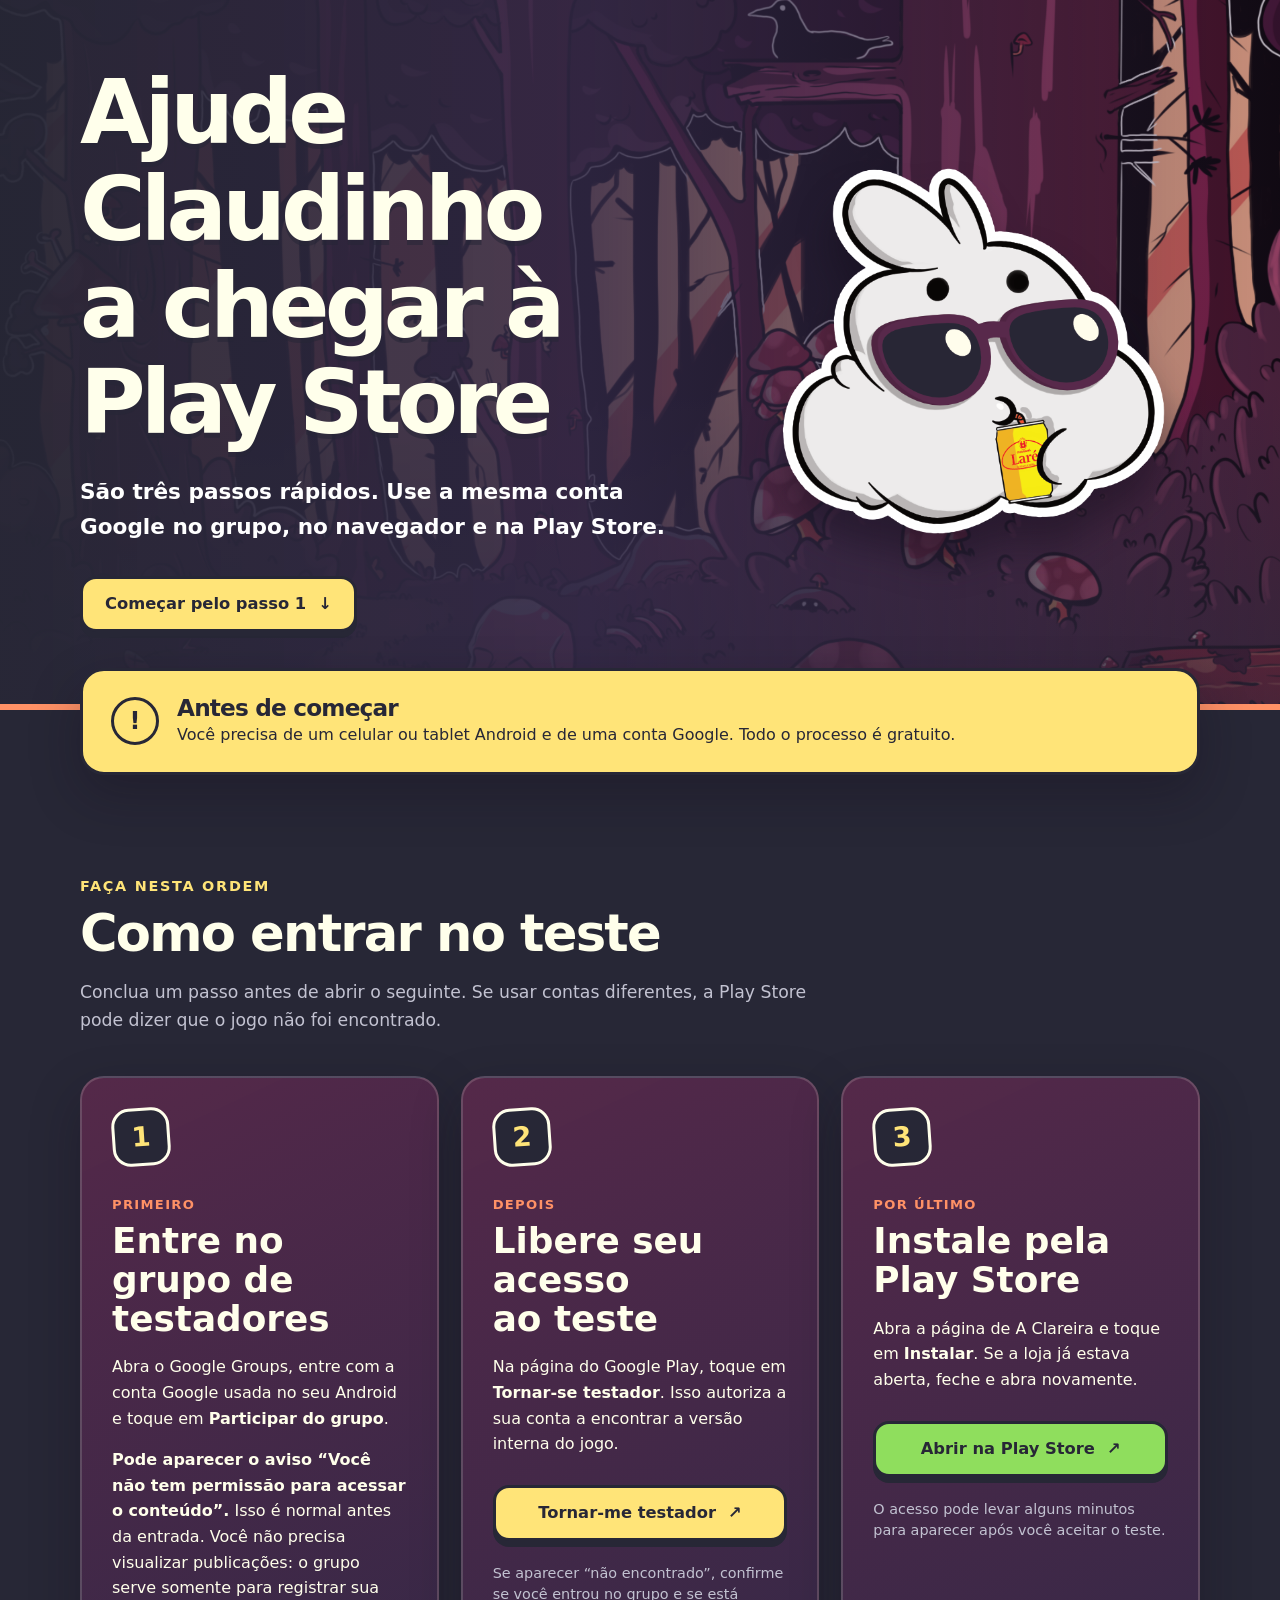
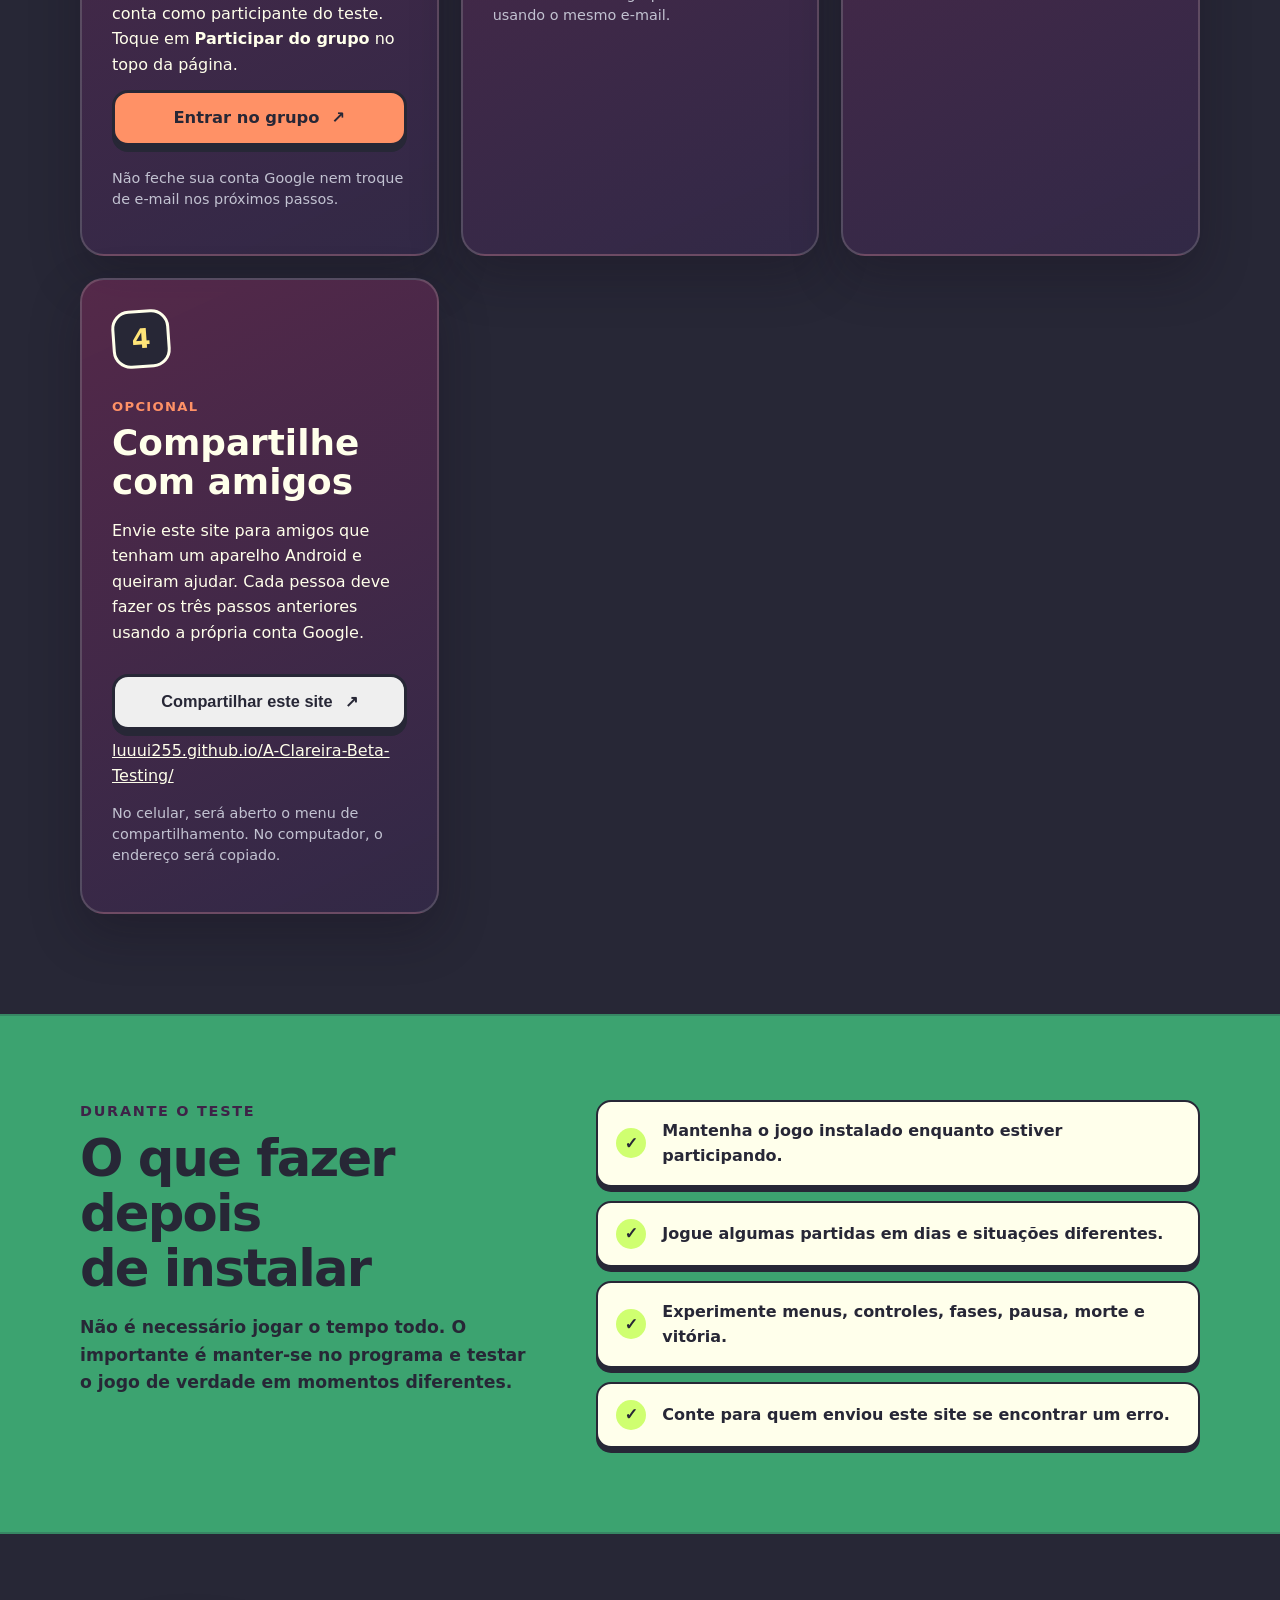
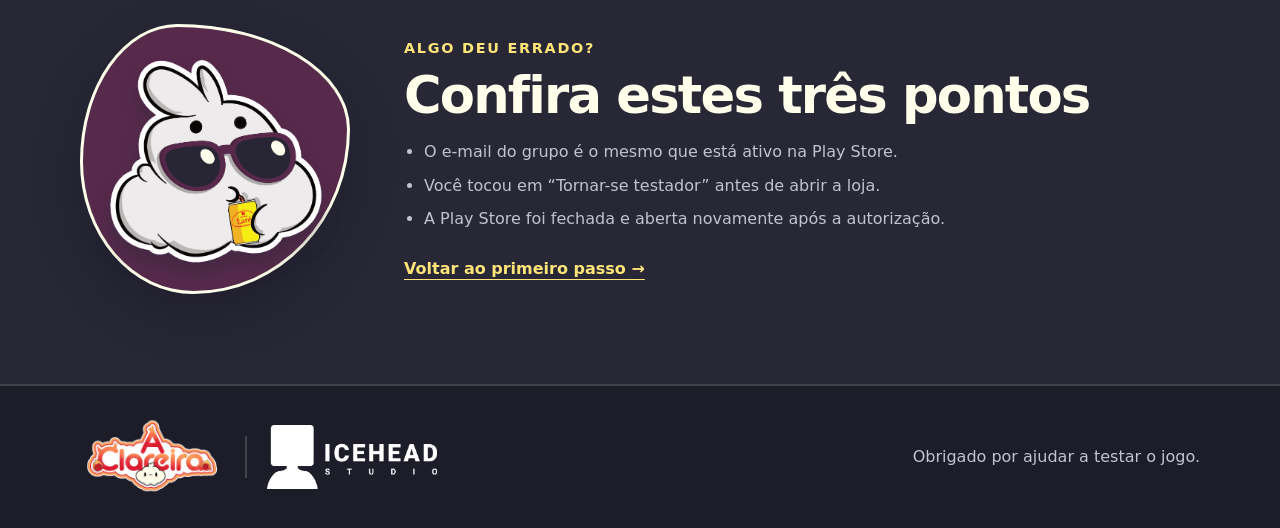
<file: index.html>
<!doctype html>
<html lang="pt-BR">
<head>
  <meta charset="utf-8">
  <meta name="viewport" content="width=device-width, initial-scale=1">
  <meta name="theme-color" content="#322947">
  <meta name="description" content="Passo a passo para participar do teste beta de A Clareira no Android.">
  <title>Teste beta de A Clareira</title>
  <link rel="icon" href="assets/claudinho.png" type="image/png">
  <link rel="stylesheet" href="styles.css">
</head>
<body>
  <a class="skip-link" href="#conteudo">Pular para o conteúdo principal</a>
  <header class="hero">
    <div class="hero__shade"></div>
    <div class="hero__content shell">
      <div class="hero__copy">
        <h1>Ajude Claudinho a chegar à Play Store</h1>
        <p class="lead">São três passos rápidos. Use a mesma conta Google no grupo, no navegador e na Play Store.</p>
        <a class="button button--primary" href="#passos">Começar pelo passo 1 <span aria-hidden="true">↓</span></a>
      </div>
      <img class="hero__claudinho" src="assets/claudinho.png" alt="Claudinho, o protagonista de A Clareira">
    </div>
  </header>

  <main id="conteudo" tabindex="-1">
    <section class="quick-note shell" aria-label="Antes de começar">
      <div class="quick-note__icon" aria-hidden="true">!</div>
      <div>
        <h2>Antes de começar</h2>
        <p>Você precisa de um celular ou tablet Android e de uma conta Google. Todo o processo é gratuito.</p>
      </div>
    </section>

    <section class="steps shell" id="passos" aria-labelledby="steps-title">
      <div class="section-heading">
        <p class="eyebrow">Faça nesta ordem</p>
        <h2 id="steps-title">Como entrar no teste</h2>
        <p>Conclua um passo antes de abrir o seguinte. Se usar contas diferentes, a Play Store pode dizer que o jogo não foi encontrado.</p>
      </div>

      <ol class="step-list">
        <li class="step-card">
          <div class="step-card__number" aria-hidden="true">1</div>
          <div class="step-card__body">
            <p class="step-card__label">Primeiro</p>
            <h3>Entre no grupo de testadores</h3>
            <p>Abra o Google Groups, entre com a conta Google usada no seu Android e toque em <strong>Participar do grupo</strong>.</p>
            <div class="step-card__notice" role="note">
              <strong>Pode aparecer o aviso “Você não tem permissão para acessar o conteúdo”.</strong>
              <span>Isso é normal antes da entrada. Você não precisa visualizar publicações: o grupo serve somente para registrar sua conta como participante do teste. Toque em <strong>Participar do grupo</strong> no topo da página.</span>
            </div>
            <a class="button button--hot" data-link="group" href="#" aria-label="Entrar no grupo de testadores, abre em uma nova guia">Entrar no grupo <span aria-hidden="true">↗</span></a>
            <p class="step-card__hint">Não feche sua conta Google nem troque de e-mail nos próximos passos.</p>
          </div>
        </li>

        <li class="step-card">
          <div class="step-card__number" aria-hidden="true">2</div>
          <div class="step-card__body">
            <p class="step-card__label">Depois</p>
            <h3>Libere seu acesso ao teste</h3>
            <p>Na página do Google Play, toque em <strong>Tornar-se testador</strong>. Isso autoriza a sua conta a encontrar a versão interna do jogo.</p>
            <a class="button button--sun" data-link="permission" href="#" aria-label="Tornar-me testador no Google Play, abre em uma nova guia">Tornar-me testador <span aria-hidden="true">↗</span></a>
            <p class="step-card__hint">Se aparecer “não encontrado”, confirme se você entrou no grupo e se está usando o mesmo e-mail.</p>
          </div>
        </li>

        <li class="step-card">
          <div class="step-card__number" aria-hidden="true">3</div>
          <div class="step-card__body">
            <p class="step-card__label">Por último</p>
            <h3>Instale pela Play Store</h3>
            <p>Abra a página de A Clareira e toque em <strong>Instalar</strong>. Se a loja já estava aberta, feche e abra novamente.</p>
            <a class="button button--green" data-link="store" href="#" aria-label="Abrir A Clareira na Play Store, abre em uma nova guia">Abrir na Play Store <span aria-hidden="true">↗</span></a>
            <p class="step-card__hint">O acesso pode levar alguns minutos para aparecer após você aceitar o teste.</p>
          </div>
        </li>

        <li class="step-card step-card--optional">
          <div class="step-card__number" aria-hidden="true">4</div>
          <div class="step-card__body">
            <p class="step-card__label">Opcional</p>
            <h3>Compartilhe com amigos</h3>
            <p>Envie este site para amigos que tenham um aparelho Android e queiram ajudar. Cada pessoa deve fazer os três passos anteriores usando a própria conta Google.</p>
            <button class="button button--share" id="share-site" type="button" aria-describedby="share-hint share-status">Compartilhar este site <span aria-hidden="true">↗</span></button>
            <a class="share-address" href="https://luuui255.github.io/A-Clareira-Beta-Testing/" target="_blank" rel="noopener noreferrer" aria-label="Abrir o endereço do site de teste de A Clareira em uma nova guia">luuui255.github.io/A-Clareira-Beta-Testing/</a>
            <p class="step-card__hint" id="share-hint">No celular, será aberto o menu de compartilhamento. No computador, o endereço será copiado.</p>
            <p class="share-status" id="share-status" role="status" aria-live="polite"></p>
          </div>
        </li>
      </ol>
    </section>

    <section class="test-guide">
      <div class="shell test-guide__grid">
        <div>
          <p class="eyebrow">Durante o teste</p>
          <h2>O que fazer depois de instalar</h2>
          <p>Não é necessário jogar o tempo todo. O importante é manter-se no programa e testar o jogo de verdade em momentos diferentes.</p>
        </div>
        <ul class="check-list">
          <li><span aria-hidden="true">✓</span> Mantenha o jogo instalado enquanto estiver participando.</li>
          <li><span aria-hidden="true">✓</span> Jogue algumas partidas em dias e situações diferentes.</li>
          <li><span aria-hidden="true">✓</span> Experimente menus, controles, fases, pausa, morte e vitória.</li>
          <li><span aria-hidden="true">✓</span> Conte para quem enviou este site se encontrar um erro.</li>
        </ul>
      </div>
    </section>

    <section class="help shell" aria-labelledby="help-title">
      <div class="help__art" aria-hidden="true">
        <img src="assets/claudinho.png" alt="">
      </div>
      <div>
        <p class="eyebrow">Algo deu errado?</p>
        <h2 id="help-title">Confira estes três pontos</h2>
        <ul>
          <li>O e-mail do grupo é o mesmo que está ativo na Play Store.</li>
          <li>Você tocou em “Tornar-se testador” antes de abrir a loja.</li>
          <li>A Play Store foi fechada e aberta novamente após a autorização.</li>
        </ul>
        <a class="text-link" data-link="group" href="#" aria-label="Voltar ao Google Groups para repetir o primeiro passo, abre em uma nova guia">Voltar ao primeiro passo →</a>
      </div>
    </section>
  </main>

  <footer>
    <div class="shell footer__inner">
      <div class="footer__brands">
        <img class="footer__game-logo" src="assets/logo.png" alt="A Clareira">
        <span class="footer__divider" aria-hidden="true"></span>
        <img class="footer__ice-logo" src="assets/treco%202.png" alt="ICE Head Studio">
      </div>
      <p>Obrigado por ajudar a testar o jogo.</p>
    </div>
  </footer>

  <script src="links.js"></script>
  <script src="script.js"></script>
</body>
</html>
</file>
<file: styles.css>
:root {
  --plum-950: #272736;
  --plum-900: #322947;
  --plum-800: #3e2347;
  --plum-700: #57294b;
  --wine: #8c3f5d;
  --red: #eb564b;
  --coral: #ff9166;
  --orange: #f2a65e;
  --sun: #ffe478;
  --lime: #cfff70;
  --leaf: #8fde5d;
  --forest: #3ca370;
  --cyan: #66ffe3;
  --paper: #ffffeb;
  --muted: #c2c2d1;
  --ink: #272736;
  --line: rgba(255, 255, 235, .16);
  --shadow: 0 20px 50px rgba(20, 12, 28, .3);
  --radius: 24px;
}

* { box-sizing: border-box; }

html { scroll-behavior: smooth; }

body {
  margin: 0;
  color: var(--paper);
  background: var(--plum-950);
  font-family: "Arial Rounded MT Bold", "Trebuchet MS", system-ui, sans-serif;
  font-size: 1rem;
  line-height: 1.6;
}

.skip-link {
  position: fixed;
  z-index: 100;
  top: 12px;
  left: 12px;
  padding: 12px 16px;
  border: 3px solid var(--plum-950);
  border-radius: 10px;
  background: var(--sun);
  color: var(--plum-950);
  font-weight: 900;
  transform: translateY(-180%);
}

.skip-link:focus {
  transform: translateY(0);
  outline: 4px solid var(--cyan);
  outline-offset: 3px;
}

#conteudo:focus { outline: none; }

img { display: block; max-width: 100%; }
a { color: inherit; }

.shell {
  width: min(1120px, calc(100% - 32px));
  margin-inline: auto;
}

.hero {
  position: relative;
  min-height: 700px;
  overflow: hidden;
  background: var(--plum-900) url("assets/forest.png") center / cover no-repeat;
  border-bottom: 6px solid var(--coral);
}

.hero__shade {
  position: absolute;
  inset: 0;
  background:
    linear-gradient(90deg, rgba(39, 39, 54, .97) 0%, rgba(50, 41, 71, .86) 46%, rgba(62, 35, 71, .25) 100%),
    linear-gradient(0deg, rgba(39, 39, 54, .7), transparent 45%);
}

.hero__content {
  position: relative;
  min-height: 700px;
  display: grid;
  grid-template-columns: minmax(0, 1.15fr) minmax(280px, .85fr);
  align-items: center;
  gap: 48px;
  padding-block: 64px 72px;
}

.hero__logo {
  position: absolute;
  top: 30px;
  left: 0;
  width: 250px;
}

.hero__copy { max-width: 690px; }

.eyebrow {
  margin: 0 0 8px;
  color: var(--sun);
  font-size: .9rem;
  font-weight: 900;
  letter-spacing: .12em;
  text-transform: uppercase;
}

h1, h2, h3 {
  margin: 0;
  text-wrap: balance;
  line-height: 1.08;
}

h1 {
  max-width: 760px;
  font-size: clamp(2.7rem, 7vw, 5.7rem);
  letter-spacing: -.055em;
  text-shadow: 0 5px 0 rgba(39, 39, 54, .55);
}

h2 { font-size: clamp(2rem, 4vw, 3.35rem); letter-spacing: -.035em; }
h3 { font-size: clamp(1.55rem, 2.8vw, 2.25rem); }

.lead {
  max-width: 670px;
  margin: 24px 0 32px;
  color: #fff;
  font-family: system-ui, sans-serif;
  font-size: clamp(1.1rem, 2vw, 1.35rem);
  font-weight: 650;
}

.hero__claudinho {
  justify-self: center;
  width: min(390px, 90%);
  filter: drop-shadow(0 28px 18px rgba(20, 12, 28, .46));
  animation: float 4s ease-in-out infinite;
}

.button {
  display: inline-flex;
  min-height: 56px;
  align-items: center;
  justify-content: center;
  gap: 12px;
  padding: 14px 22px;
  border: 3px solid var(--plum-950);
  border-radius: 16px;
  box-shadow: 0 6px 0 var(--plum-950);
  color: var(--ink);
  font-size: 1.02rem;
  font-weight: 900;
  line-height: 1.2;
  text-align: center;
  text-decoration: none;
  transition: transform .16s ease, box-shadow .16s ease, filter .16s ease;
}

.button:hover { transform: translateY(-2px); box-shadow: 0 8px 0 var(--plum-950); filter: saturate(1.12); }
.button:active { transform: translateY(4px); box-shadow: 0 2px 0 var(--plum-950); }
.button:focus-visible, .text-link:focus-visible { outline: 4px solid var(--cyan); outline-offset: 4px; }
.button--primary { background: var(--sun); }
.button--hot { background: var(--coral); }
.button--sun { background: var(--sun); }
.button--green { background: var(--leaf); }

.quick-note {
  position: relative;
  z-index: 2;
  display: grid;
  grid-template-columns: auto 1fr;
  gap: 18px;
  align-items: center;
  margin-top: -42px;
  padding: 24px 28px;
  border: 3px solid var(--plum-950);
  border-radius: var(--radius);
  background: var(--sun);
  box-shadow: var(--shadow);
  color: var(--ink);
}

.quick-note__icon {
  display: grid;
  width: 48px;
  height: 48px;
  place-items: center;
  border: 3px solid var(--ink);
  border-radius: 50%;
  font-size: 1.5rem;
  font-weight: 900;
}

.quick-note h2 { font-size: 1.45rem; }
.quick-note p { margin: 2px 0 0; font-family: system-ui, sans-serif; }

.steps { padding-block: 100px; }
.section-heading { max-width: 760px; margin-bottom: 42px; }
.section-heading > p:last-child { margin: 18px 0 0; color: var(--muted); font-family: system-ui, sans-serif; font-size: 1.08rem; }

.step-list {
  display: grid;
  grid-template-columns: repeat(3, 1fr);
  gap: 22px;
  margin: 0;
  padding: 0;
  list-style: none;
}

.step-card {
  position: relative;
  min-width: 0;
  padding: 30px;
  border: 2px solid var(--line);
  border-radius: var(--radius);
  background: linear-gradient(155deg, rgba(87, 41, 75, .95), rgba(50, 41, 71, .97));
  box-shadow: var(--shadow);
}

.step-card__number {
  display: grid;
  width: 58px;
  height: 58px;
  margin-bottom: 28px;
  place-items: center;
  border: 3px solid var(--paper);
  border-radius: 18px;
  background: var(--plum-950);
  color: var(--sun);
  font-size: 1.7rem;
  font-weight: 900;
  transform: rotate(-4deg);
}

.step-card__label {
  margin: 0 0 7px;
  color: var(--coral);
  font-size: .82rem;
  font-weight: 900;
  letter-spacing: .1em;
  text-transform: uppercase;
}

.step-card__body > p:not(.step-card__label) { font-family: system-ui, sans-serif; }
.step-card__body > .button { width: 100%; margin-block: 12px 8px; }
.step-card__hint { color: var(--muted); font-size: .9rem; line-height: 1.45; }

.test-guide {
  padding-block: 84px;
  border-block: 2px solid rgba(39, 39, 54, .22);
  background: var(--forest);
  color: var(--ink);
}

.test-guide .eyebrow { color: var(--plum-800); }
.test-guide__grid { display: grid; grid-template-columns: .85fr 1.15fr; gap: 70px; align-items: start; }
.test-guide__grid > div > p:last-child { font-family: system-ui, sans-serif; font-size: 1.08rem; font-weight: 650; }

.check-list { display: grid; gap: 14px; margin: 0; padding: 0; list-style: none; }
.check-list li {
  display: grid;
  grid-template-columns: 34px 1fr;
  gap: 12px;
  align-items: center;
  padding: 16px 18px;
  border: 2px solid var(--ink);
  border-radius: 15px;
  background: var(--paper);
  box-shadow: 0 5px 0 var(--ink);
  font-family: system-ui, sans-serif;
  font-weight: 760;
}

.check-list span { display: grid; width: 30px; height: 30px; place-items: center; border-radius: 50%; background: var(--lime); font-weight: 950; }

.help {
  display: grid;
  grid-template-columns: 270px minmax(0, 1fr);
  gap: 54px;
  align-items: center;
  padding-block: 90px;
}

.help__art {
  display: grid;
  aspect-ratio: 1;
  place-items: center;
  border: 3px solid var(--paper);
  border-radius: 36% 64% 58% 42% / 51% 39% 61% 49%;
  background: var(--plum-700);
  box-shadow: var(--shadow);
}

.help__art img { width: 82%; filter: drop-shadow(0 12px 9px rgba(39, 39, 54, .4)); }
.help ul { padding-left: 1.25rem; font-family: system-ui, sans-serif; color: var(--muted); }
.help li + li { margin-top: 8px; }
.text-link { display: inline-block; margin-top: 8px; color: var(--sun); font-weight: 900; text-underline-offset: 5px; }

footer { padding-block: 30px; border-top: 2px solid var(--line); background: #1d1d2a; }
.footer__inner { display: flex; align-items: center; justify-content: space-between; gap: 24px; }
.footer__brands { display: flex; align-items: center; gap: 20px; }
.footer__game-logo { width: 145px; }
.footer__ice-logo { width: 170px; height: auto; }
.footer__divider { width: 2px; height: 42px; background: var(--line); }
.footer__inner p { margin: 0; color: var(--muted); font-family: system-ui, sans-serif; }

@keyframes float {
  0%, 100% { transform: translateY(0) rotate(-1deg); }
  50% { transform: translateY(-18px) rotate(1deg); }
}

@media (max-width: 850px) {
  .hero, .hero__content { min-height: 760px; }
  .hero__content {
    grid-template-columns: 1fr;
    grid-template-rows: auto auto;
    align-content: start;
    gap: 26px;
    padding-block: 24px 72px;
  }
  .hero__shade { background: linear-gradient(0deg, rgba(39, 39, 54, .98) 0%, rgba(50, 41, 71, .84) 65%, rgba(62, 35, 71, .5) 100%); }
  .hero__logo {
    position: static;
    width: min(280px, 76vw);
    justify-self: center;
    transform: none;
  }
  .hero__copy { text-align: center; }
  .hero__claudinho { display: none; }
  .step-list { grid-template-columns: 1fr; }
  .test-guide__grid { grid-template-columns: 1fr; gap: 34px; }
}

@media (max-width: 620px) {
  .shell { width: min(100% - 22px, 1120px); }
  .hero, .hero__content { min-height: 680px; }
  .hero__content { padding-inline: 6px; }
  h1 { font-size: clamp(2.55rem, 14vw, 4rem); }
  .button { width: 100%; }
  .quick-note { grid-template-columns: 1fr; margin-top: -30px; padding: 22px; }
  .steps { padding-block: 76px; }
  .step-card { padding: 24px 20px; }
  .help { grid-template-columns: 1fr; padding-block: 70px; }
  .help__art { width: 190px; margin-inline: auto; }
  .footer__inner { flex-direction: column; text-align: center; }
  .footer__brands { justify-content: center; flex-wrap: wrap; }
}

@media (forced-colors: active) {
  .button, .skip-link { border: 2px solid ButtonText; }
  .step-card, .quick-note { border: 2px solid CanvasText; }
}

@media (prefers-reduced-motion: reduce) {
  html { scroll-behavior: auto; }
  *, *::before, *::after { animation-duration: .01ms !important; animation-iteration-count: 1 !important; transition-duration: .01ms !important; }
}
</file>
